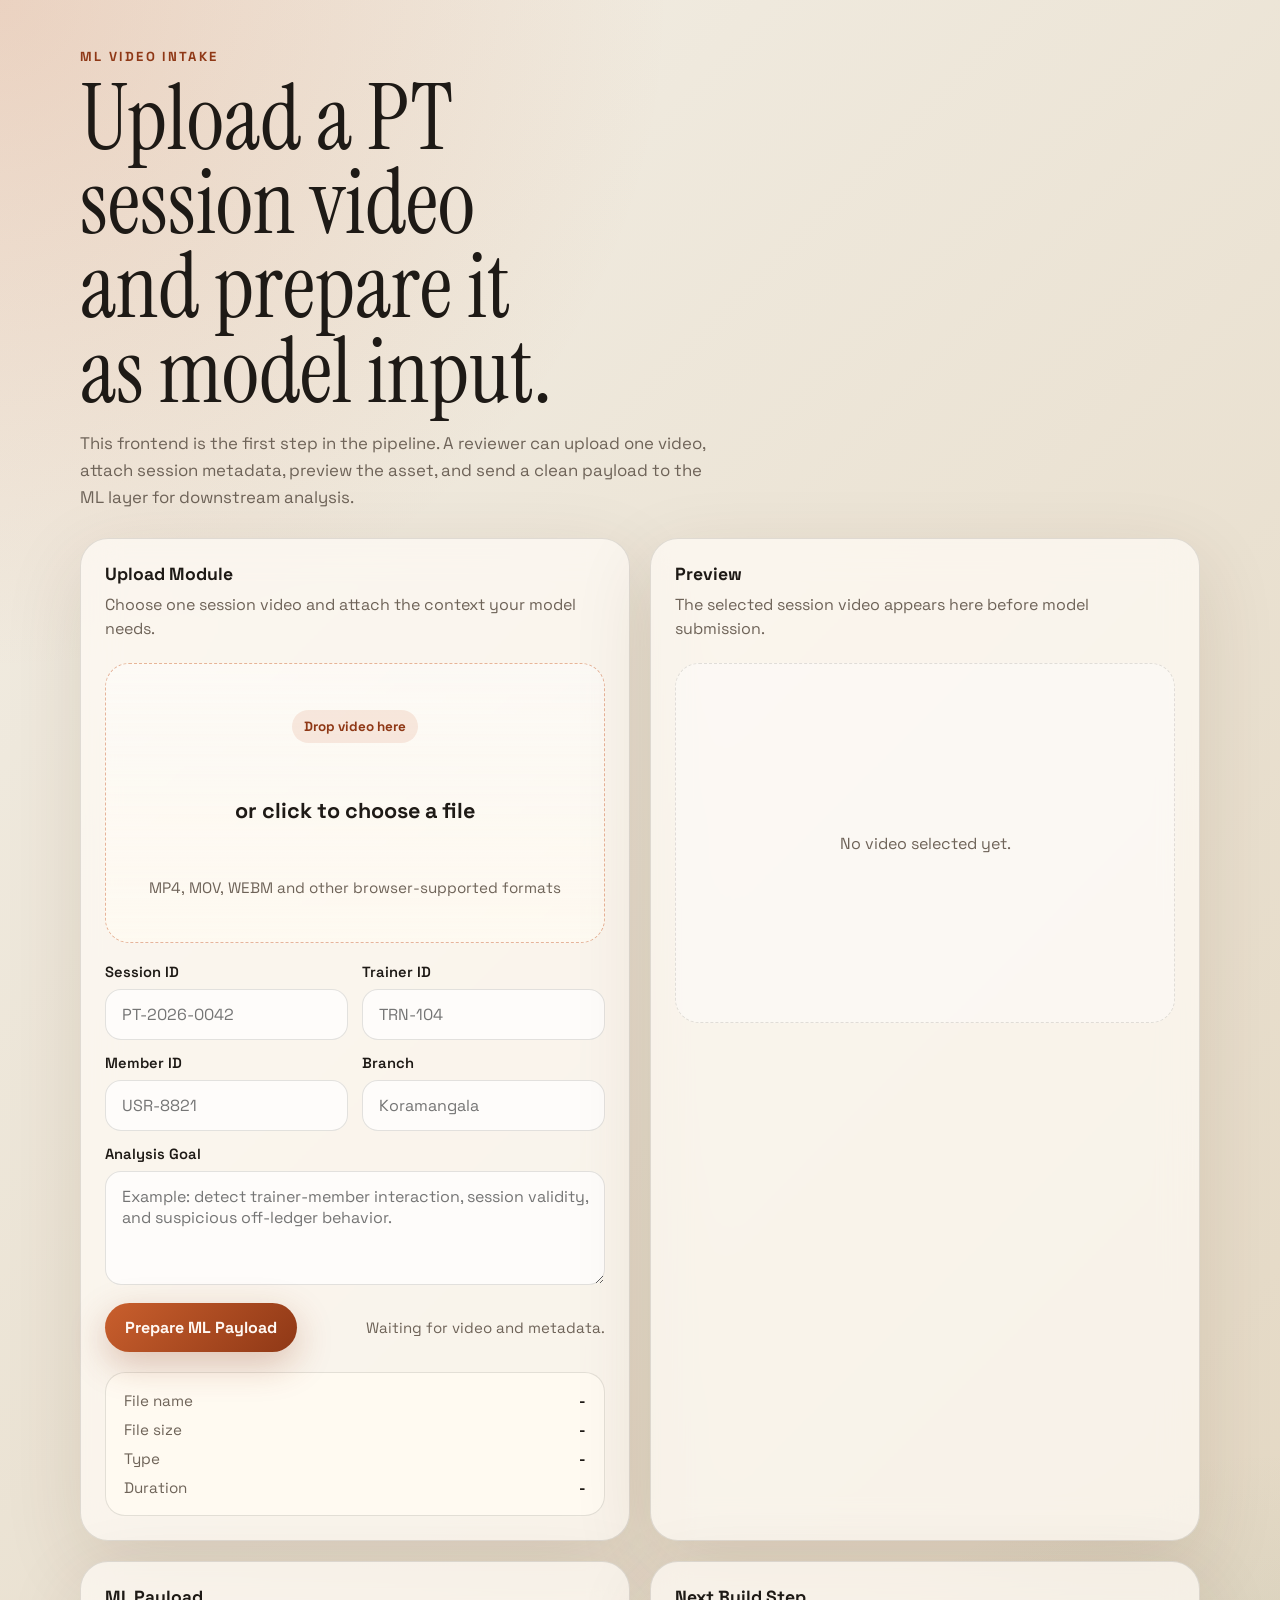
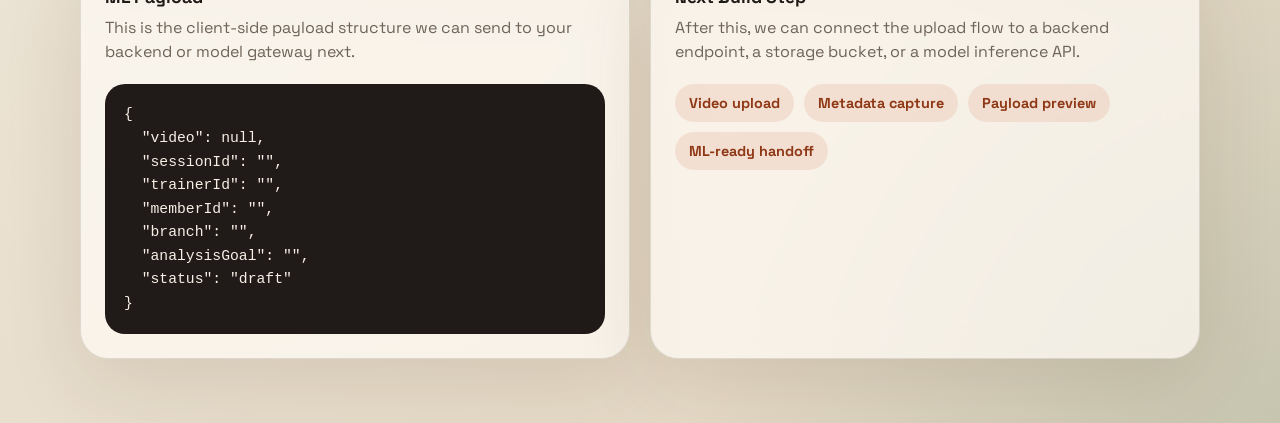
<file: index.html>
<!DOCTYPE html>
<html lang="en">
  <head>
    <meta charset="UTF-8" />
    <meta name="viewport" content="width=device-width, initial-scale=1.0" />
    <title>PT Video Intake</title>
    <link rel="preconnect" href="https://fonts.googleapis.com" />
    <link rel="preconnect" href="https://fonts.gstatic.com" crossorigin />
    <link
      href="https://fonts.googleapis.com/css2?family=Space+Grotesk:wght@400;500;700&family=Instrument+Serif:ital@0;1&display=swap"
      rel="stylesheet"
    />
    <link rel="stylesheet" href="./styles.css" />
  </head>
  <body>
    <main class="page-shell">
      <section class="hero">
        <p class="eyebrow">ML Video Intake</p>
        <h1>Upload a PT session video and prepare it as model input.</h1>
        <p class="hero-copy">
          This frontend is the first step in the pipeline. A reviewer can upload
          one video, attach session metadata, preview the asset, and send a
          clean payload to the ML layer for downstream analysis.
        </p>
      </section>

      <section class="workspace">
        <div class="upload-panel panel">
          <div class="panel-header">
            <h2>Upload Module</h2>
            <p>Choose one session video and attach the context your model needs.</p>
          </div>

          <label class="dropzone" for="video-upload" id="dropzone">
            <input
              id="video-upload"
              type="file"
              accept="video/*"
              aria-label="Upload a video"
            />
            <span class="dropzone-kicker">Drop video here</span>
            <span class="dropzone-title">or click to choose a file</span>
            <span class="dropzone-meta">MP4, MOV, WEBM and other browser-supported formats</span>
          </label>

          <form class="intake-form" id="intake-form">
            <div class="field-grid">
              <label class="field">
                <span>Session ID</span>
                <input id="session-id" name="sessionId" type="text" placeholder="PT-2026-0042" />
              </label>
              <label class="field">
                <span>Trainer ID</span>
                <input id="trainer-id" name="trainerId" type="text" placeholder="TRN-104" />
              </label>
              <label class="field">
                <span>Member ID</span>
                <input id="member-id" name="memberId" type="text" placeholder="USR-8821" />
              </label>
              <label class="field">
                <span>Branch</span>
                <input id="branch-name" name="branch" type="text" placeholder="Koramangala" />
              </label>
            </div>

            <label class="field field-wide">
              <span>Analysis Goal</span>
              <textarea
                id="analysis-goal"
                name="analysisGoal"
                rows="4"
                placeholder="Example: detect trainer-member interaction, session validity, and suspicious off-ledger behavior."
              ></textarea>
            </label>

            <div class="actions">
              <button class="primary-button" type="submit">Prepare ML Payload</button>
              <p class="status-copy" id="status-copy">Waiting for video and metadata.</p>
            </div>
          </form>

          <div class="video-meta" id="video-meta" hidden>
            <div class="meta-row">
              <span>File name</span>
              <strong id="meta-name">-</strong>
            </div>
            <div class="meta-row">
              <span>File size</span>
              <strong id="meta-size">-</strong>
            </div>
            <div class="meta-row">
              <span>Type</span>
              <strong id="meta-type">-</strong>
            </div>
            <div class="meta-row">
              <span>Duration</span>
              <strong id="meta-duration">-</strong>
            </div>
          </div>
        </div>

        <div class="preview-panel panel">
          <div class="panel-header">
            <h2>Preview</h2>
            <p>The selected session video appears here before model submission.</p>
          </div>

          <div class="empty-state" id="empty-state">
            <p>No video selected yet.</p>
          </div>

          <video id="video-preview" controls playsinline hidden></video>
        </div>
      </section>

      <section class="bottom-grid">
        <div class="notes panel">
          <div class="panel-header">
            <h2>ML Payload</h2>
            <p>
              This is the client-side payload structure we can send to your
              backend or model gateway next.
            </p>
          </div>

          <pre class="payload-preview" id="payload-preview">{
  "video": null,
  "sessionId": "",
  "trainerId": "",
  "memberId": "",
  "branch": "",
  "analysisGoal": "",
  "status": "draft"
}</pre>
        </div>

        <div class="notes panel">
          <div class="panel-header">
            <h2>Next Build Step</h2>
            <p>
              After this, we can connect the upload flow to a backend endpoint,
              a storage bucket, or a model inference API.
            </p>
          </div>

          <div class="chip-row">
            <span class="chip">Video upload</span>
            <span class="chip">Metadata capture</span>
            <span class="chip">Payload preview</span>
            <span class="chip">ML-ready handoff</span>
          </div>
        </div>
      </section>
    </main>

    <script src="./script.js"></script>
  </body>
</html>
</file>
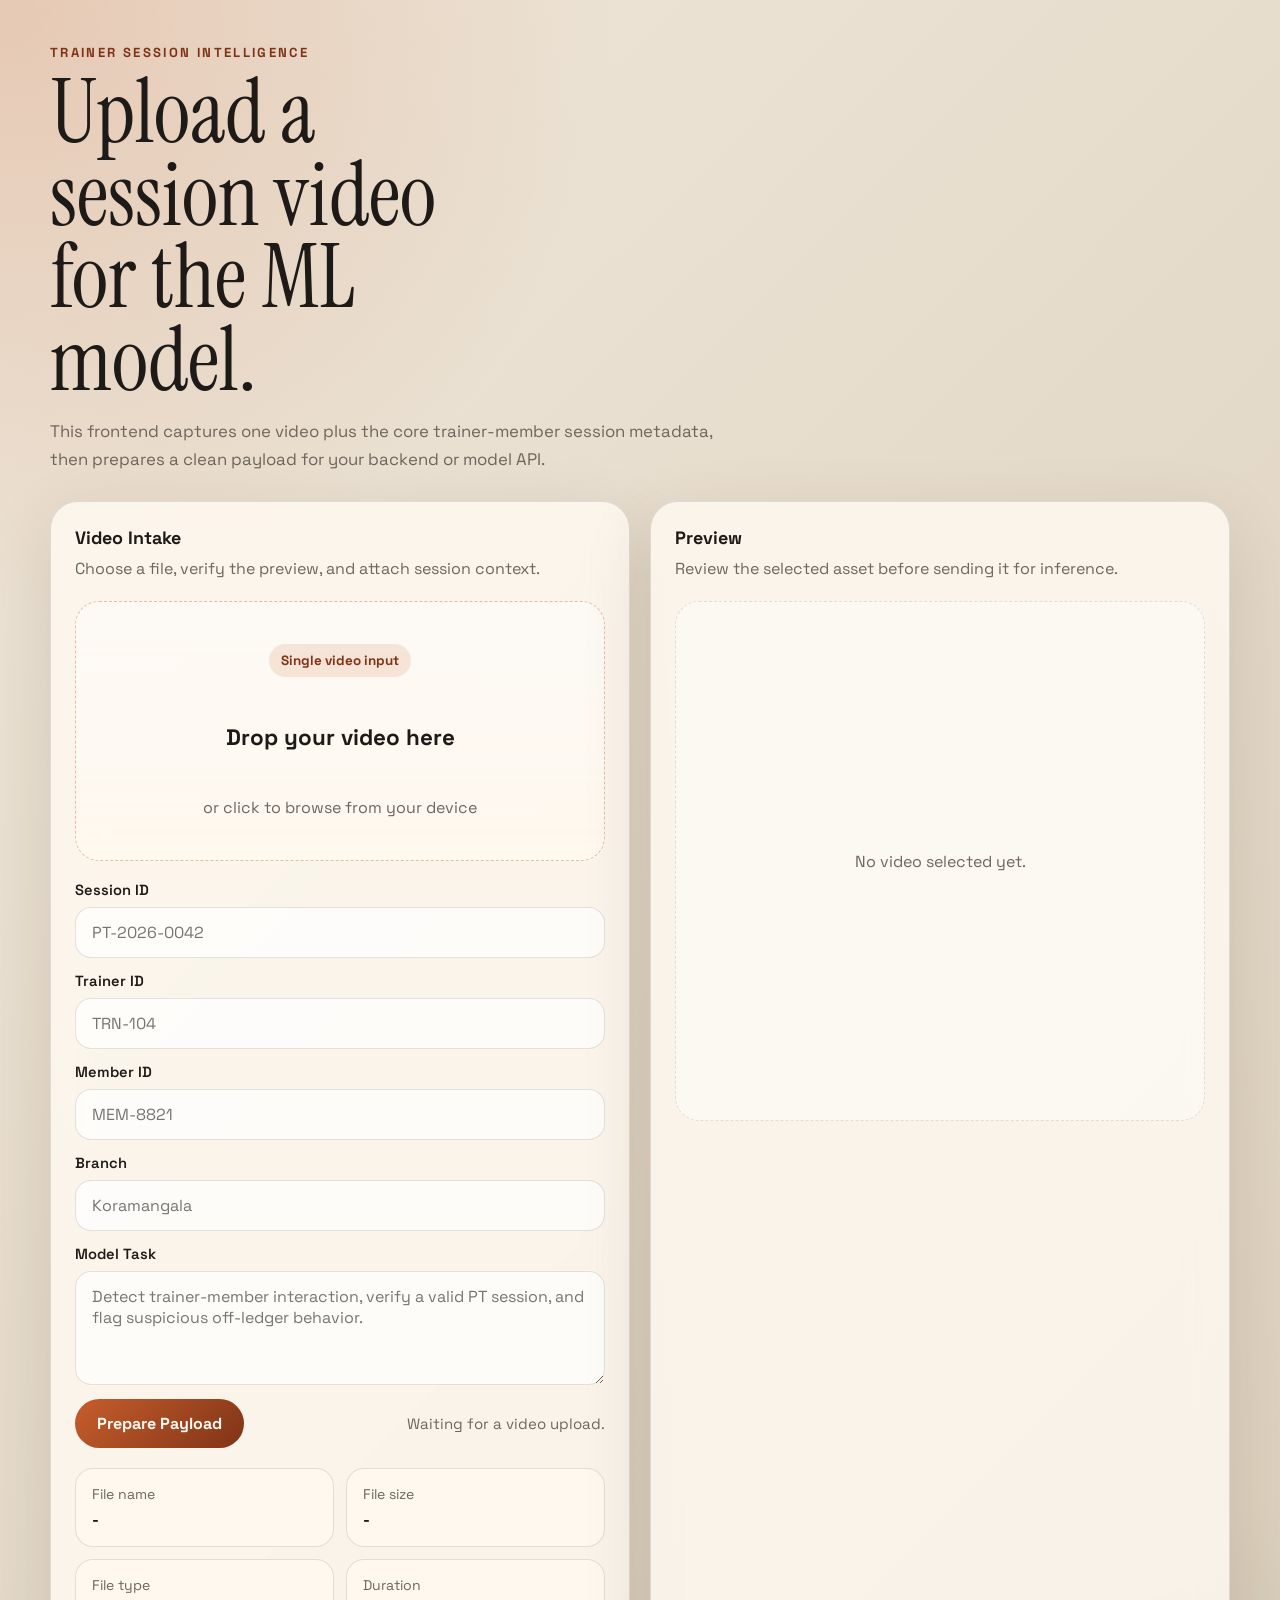
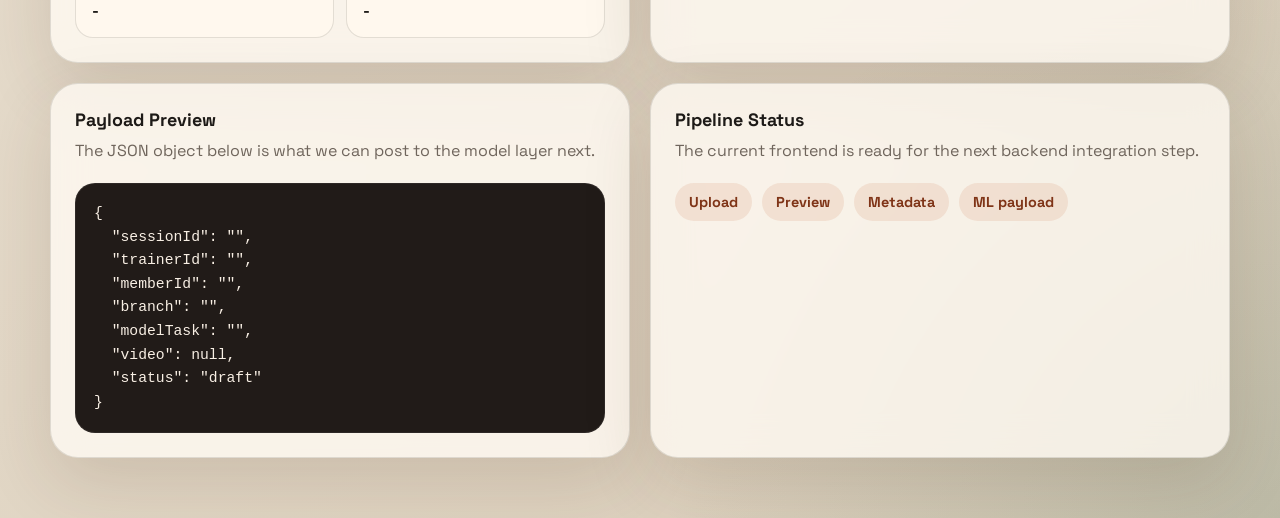
<file: public/index.html>
<!DOCTYPE html>
<html lang="en">
  <head>
    <meta charset="UTF-8" />
    <meta name="viewport" content="width=device-width, initial-scale=1.0" />
    <title>PT Video Model Intake</title>
    <link rel="preconnect" href="https://fonts.googleapis.com" />
    <link rel="preconnect" href="https://fonts.gstatic.com" crossorigin />
    <link
      href="https://fonts.googleapis.com/css2?family=Space+Grotesk:wght@400;500;700&family=Instrument+Serif:ital@0;1&display=swap"
      rel="stylesheet"
    />
    <link rel="stylesheet" href="./styles.css" />
  </head>
  <body>
    <main class="shell">
      <section class="hero">
        <p class="eyebrow">Trainer Session Intelligence</p>
        <h1>Upload a session video for the ML model.</h1>
        <p class="hero-copy">
          This frontend captures one video plus the core trainer-member session
          metadata, then prepares a clean payload for your backend or model API.
        </p>
      </section>

      <section class="layout">
        <section class="card upload-card">
          <div class="section-head">
            <h2>Video Intake</h2>
            <p>Choose a file, verify the preview, and attach session context.</p>
          </div>

          <label class="dropzone" for="video-upload" id="dropzone">
            <input id="video-upload" type="file" accept="video/*" />
            <span class="badge">Single video input</span>
            <strong>Drop your video here</strong>
            <span>or click to browse from your device</span>
          </label>

          <form id="intake-form" class="form-grid">
            <label class="field">
              <span>Session ID</span>
              <input id="session-id" type="text" placeholder="PT-2026-0042" />
            </label>
            <label class="field">
              <span>Trainer ID</span>
              <input id="trainer-id" type="text" placeholder="TRN-104" />
            </label>
            <label class="field">
              <span>Member ID</span>
              <input id="member-id" type="text" placeholder="MEM-8821" />
            </label>
            <label class="field">
              <span>Branch</span>
              <input id="branch" type="text" placeholder="Koramangala" />
            </label>
            <label class="field field-wide">
              <span>Model Task</span>
              <textarea
                id="model-task"
                rows="4"
                placeholder="Detect trainer-member interaction, verify a valid PT session, and flag suspicious off-ledger behavior."
              ></textarea>
            </label>

            <div class="actions">
              <button type="submit" class="primary-button">Prepare Payload</button>
              <p id="status-text" class="status-text">Waiting for a video upload.</p>
            </div>
          </form>

          <div class="meta-grid" id="meta-grid" hidden>
            <div class="meta-item">
              <span>File name</span>
              <strong id="file-name">-</strong>
            </div>
            <div class="meta-item">
              <span>File size</span>
              <strong id="file-size">-</strong>
            </div>
            <div class="meta-item">
              <span>File type</span>
              <strong id="file-type">-</strong>
            </div>
            <div class="meta-item">
              <span>Duration</span>
              <strong id="file-duration">-</strong>
            </div>
          </div>
        </section>

        <section class="card preview-card">
          <div class="section-head">
            <h2>Preview</h2>
            <p>Review the selected asset before sending it for inference.</p>
          </div>

          <div class="empty-preview" id="empty-preview">
            <p>No video selected yet.</p>
          </div>

          <video id="video-preview" controls playsinline hidden></video>
        </section>
      </section>

      <section class="bottom-layout">
        <section class="card">
          <div class="section-head">
            <h2>Payload Preview</h2>
            <p>The JSON object below is what we can post to the model layer next.</p>
          </div>
          <pre id="payload-preview" class="payload-preview"></pre>
        </section>

        <section class="card">
          <div class="section-head">
            <h2>Pipeline Status</h2>
            <p>The current frontend is ready for the next backend integration step.</p>
          </div>
          <div class="pill-row">
            <span class="pill">Upload</span>
            <span class="pill">Preview</span>
            <span class="pill">Metadata</span>
            <span class="pill">ML payload</span>
          </div>
        </section>
      </section>
    </main>

    <script src="./script.js"></script>
  </body>
</html>
</file>
<file: styles.css>
:root {
  --bg: #f3efe6;
  --bg-accent: #e2d5bf;
  --surface: rgba(255, 251, 245, 0.72);
  --surface-strong: #fffaf1;
  --text: #1e1a16;
  --muted: #6e6358;
  --line: rgba(30, 26, 22, 0.12);
  --accent: #c95f2d;
  --accent-deep: #8f3816;
  --shadow: 0 24px 80px rgba(73, 45, 20, 0.12);
}

* {
  box-sizing: border-box;
}

body {
  margin: 0;
  min-height: 100vh;
  font-family: "Space Grotesk", sans-serif;
  color: var(--text);
  background:
    radial-gradient(circle at top left, rgba(201, 95, 45, 0.2), transparent 28%),
    radial-gradient(circle at bottom right, rgba(57, 114, 91, 0.16), transparent 24%),
    linear-gradient(135deg, var(--bg), var(--bg-accent));
}

.page-shell {
  width: min(1120px, calc(100% - 32px));
  margin: 0 auto;
  padding: 48px 0 64px;
}

.hero {
  margin-bottom: 28px;
}

.eyebrow {
  margin: 0 0 12px;
  font-size: 0.82rem;
  font-weight: 700;
  letter-spacing: 0.18em;
  text-transform: uppercase;
  color: var(--accent-deep);
}

.hero h1 {
  max-width: 12ch;
  margin: 0;
  font-family: "Instrument Serif", serif;
  font-size: clamp(3rem, 8vw, 5.6rem);
  line-height: 0.94;
  font-weight: 400;
}

.hero-copy {
  max-width: 640px;
  margin: 16px 0 0;
  font-size: 1.05rem;
  line-height: 1.6;
  color: var(--muted);
}

.workspace {
  display: grid;
  grid-template-columns: repeat(2, minmax(0, 1fr));
  gap: 20px;
  margin-bottom: 20px;
}

.bottom-grid {
  display: grid;
  grid-template-columns: repeat(2, minmax(0, 1fr));
  gap: 20px;
}

.panel {
  backdrop-filter: blur(18px);
  background: var(--surface);
  border: 1px solid var(--line);
  border-radius: 28px;
  box-shadow: var(--shadow);
}

.upload-panel,
.preview-panel,
.notes {
  padding: 24px;
}

.panel-header h2 {
  margin: 0;
  font-size: 1.1rem;
}

.panel-header p {
  margin: 8px 0 0;
  color: var(--muted);
  line-height: 1.5;
}

.dropzone {
  display: grid;
  gap: 10px;
  place-items: center;
  min-height: 280px;
  margin-top: 22px;
  padding: 24px;
  text-align: center;
  border: 1.5px dashed rgba(201, 95, 45, 0.45);
  border-radius: 24px;
  background:
    linear-gradient(180deg, rgba(255, 255, 255, 0.42), rgba(255, 250, 241, 0.8));
  cursor: pointer;
  transition: transform 180ms ease, border-color 180ms ease, background 180ms ease;
}

.dropzone:hover,
.dropzone.is-dragging {
  transform: translateY(-2px);
  border-color: var(--accent);
  background:
    linear-gradient(180deg, rgba(255, 255, 255, 0.68), rgba(255, 243, 229, 0.92));
}

.dropzone input {
  display: none;
}

.dropzone-kicker {
  padding: 8px 12px;
  border-radius: 999px;
  background: rgba(201, 95, 45, 0.12);
  color: var(--accent-deep);
  font-size: 0.84rem;
  font-weight: 700;
}

.dropzone-title {
  font-size: 1.35rem;
  font-weight: 700;
}

.dropzone-meta {
  color: var(--muted);
  font-size: 0.95rem;
}

.video-meta {
  display: grid;
  gap: 10px;
  margin-top: 20px;
  padding: 18px;
  border-radius: 20px;
  background: var(--surface-strong);
  border: 1px solid var(--line);
}

.meta-row {
  display: flex;
  align-items: center;
  justify-content: space-between;
  gap: 16px;
  font-size: 0.95rem;
}

.meta-row span {
  color: var(--muted);
}

.intake-form {
  margin-top: 20px;
}

.field-grid {
  display: grid;
  grid-template-columns: repeat(2, minmax(0, 1fr));
  gap: 14px;
}

.field {
  display: grid;
  gap: 8px;
}

.field span {
  font-size: 0.92rem;
  font-weight: 600;
}

.field input,
.field textarea {
  width: 100%;
  border: 1px solid var(--line);
  border-radius: 16px;
  padding: 14px 16px;
  font: inherit;
  color: var(--text);
  background: rgba(255, 255, 255, 0.72);
}

.field input:focus,
.field textarea:focus {
  outline: 2px solid rgba(201, 95, 45, 0.2);
  border-color: var(--accent);
}

.field-wide {
  margin-top: 14px;
}

.field textarea {
  resize: vertical;
  min-height: 112px;
}

.actions {
  display: flex;
  align-items: center;
  justify-content: space-between;
  gap: 16px;
  margin-top: 18px;
}

.primary-button {
  border: 0;
  border-radius: 999px;
  padding: 14px 20px;
  font: inherit;
  font-weight: 700;
  color: #fff8f3;
  background: linear-gradient(135deg, var(--accent), var(--accent-deep));
  cursor: pointer;
  box-shadow: 0 12px 36px rgba(143, 56, 22, 0.28);
}

.primary-button:hover {
  transform: translateY(-1px);
}

.status-copy {
  margin: 0;
  color: var(--muted);
  font-size: 0.94rem;
}

.empty-state {
  display: grid;
  place-items: center;
  min-height: 360px;
  margin-top: 22px;
  border-radius: 24px;
  border: 1px dashed var(--line);
  background: rgba(255, 255, 255, 0.36);
  color: var(--muted);
}

#video-preview {
  width: 100%;
  margin-top: 22px;
  border-radius: 24px;
  background: #000;
}

.payload-preview {
  overflow: auto;
  margin: 20px 0 0;
  padding: 18px;
  border-radius: 20px;
  border: 1px solid var(--line);
  background: #201a18;
  color: #f6efe6;
  font-size: 0.92rem;
  line-height: 1.6;
}

.chip-row {
  display: flex;
  flex-wrap: wrap;
  gap: 10px;
  margin-top: 20px;
}

.chip {
  display: inline-flex;
  align-items: center;
  padding: 10px 14px;
  border-radius: 999px;
  background: rgba(201, 95, 45, 0.12);
  color: var(--accent-deep);
  font-size: 0.9rem;
  font-weight: 700;
}

@media (max-width: 860px) {
  .workspace,
  .bottom-grid {
    grid-template-columns: 1fr;
  }

  .hero h1 {
    max-width: none;
  }

  .field-grid {
    grid-template-columns: 1fr;
  }

  .actions {
    flex-direction: column;
    align-items: flex-start;
  }
}
</file>
<file: public/styles.css>
:root {
  --bg: #efe7da;
  --bg-2: #d9ccb8;
  --panel: rgba(255, 250, 243, 0.8);
  --panel-strong: #fff8ee;
  --text: #1d1a17;
  --muted: #6f655c;
  --line: rgba(29, 26, 23, 0.12);
  --accent: #c75d2c;
  --accent-dark: #7f3417;
  --shadow: 0 24px 70px rgba(74, 42, 19, 0.14);
}

* {
  box-sizing: border-box;
}

body {
  margin: 0;
  min-height: 100vh;
  font-family: "Space Grotesk", sans-serif;
  color: var(--text);
  background:
    radial-gradient(circle at top left, rgba(199, 93, 44, 0.22), transparent 25%),
    radial-gradient(circle at bottom right, rgba(56, 101, 81, 0.18), transparent 25%),
    linear-gradient(135deg, var(--bg), var(--bg-2));
}

.shell {
  width: min(1180px, calc(100% - 32px));
  margin: 0 auto;
  padding: 44px 0 60px;
}

.hero {
  margin-bottom: 28px;
}

.eyebrow {
  margin: 0 0 10px;
  font-size: 0.82rem;
  font-weight: 700;
  letter-spacing: 0.18em;
  text-transform: uppercase;
  color: var(--accent-dark);
}

.hero h1 {
  margin: 0;
  max-width: 12ch;
  font-family: "Instrument Serif", serif;
  font-size: clamp(3rem, 7vw, 5.5rem);
  line-height: 0.94;
  font-weight: 400;
}

.hero-copy {
  max-width: 680px;
  margin: 16px 0 0;
  color: var(--muted);
  line-height: 1.65;
  font-size: 1.05rem;
}

.layout,
.bottom-layout {
  display: grid;
  grid-template-columns: repeat(2, minmax(0, 1fr));
  gap: 20px;
}

.bottom-layout {
  margin-top: 20px;
}

.card {
  padding: 24px;
  border: 1px solid var(--line);
  border-radius: 28px;
  background: var(--panel);
  backdrop-filter: blur(18px);
  box-shadow: var(--shadow);
}

.section-head h2 {
  margin: 0;
  font-size: 1.12rem;
}

.section-head p {
  margin: 8px 0 0;
  color: var(--muted);
  line-height: 1.5;
}

.dropzone {
  display: grid;
  gap: 10px;
  place-items: center;
  min-height: 260px;
  margin-top: 20px;
  padding: 24px;
  text-align: center;
  border: 1.5px dashed rgba(199, 93, 44, 0.4);
  border-radius: 24px;
  background: linear-gradient(180deg, rgba(255, 255, 255, 0.48), rgba(255, 248, 238, 0.9));
  cursor: pointer;
  transition: transform 180ms ease, border-color 180ms ease;
}

.dropzone:hover,
.dropzone.is-dragging {
  transform: translateY(-2px);
  border-color: var(--accent);
}

.dropzone input {
  display: none;
}

.badge {
  padding: 8px 12px;
  border-radius: 999px;
  background: rgba(199, 93, 44, 0.14);
  color: var(--accent-dark);
  font-size: 0.84rem;
  font-weight: 700;
}

.dropzone strong {
  font-size: 1.4rem;
}

.dropzone span:last-child {
  color: var(--muted);
}

.form-grid {
  margin-top: 20px;
}

.field {
  display: grid;
  gap: 8px;
  margin-bottom: 14px;
}

.field span {
  font-size: 0.92rem;
  font-weight: 600;
}

.field input,
.field textarea {
  width: 100%;
  padding: 14px 16px;
  border: 1px solid var(--line);
  border-radius: 16px;
  background: rgba(255, 255, 255, 0.72);
  color: var(--text);
  font: inherit;
}

.field input:focus,
.field textarea:focus {
  outline: 2px solid rgba(199, 93, 44, 0.18);
  border-color: var(--accent);
}

.field textarea {
  resize: vertical;
  min-height: 110px;
}

.actions {
  display: flex;
  align-items: center;
  justify-content: space-between;
  gap: 16px;
  margin-top: 10px;
}

.primary-button {
  border: 0;
  border-radius: 999px;
  padding: 14px 22px;
  background: linear-gradient(135deg, var(--accent), var(--accent-dark));
  color: #fffaf3;
  font: inherit;
  font-weight: 700;
  cursor: pointer;
}

.status-text {
  margin: 0;
  color: var(--muted);
  font-size: 0.94rem;
}

.meta-grid {
  display: grid;
  grid-template-columns: repeat(2, minmax(0, 1fr));
  gap: 12px;
  margin-top: 20px;
}

.meta-item {
  padding: 16px;
  border-radius: 18px;
  background: var(--panel-strong);
  border: 1px solid var(--line);
}

.meta-item span {
  display: block;
  color: var(--muted);
  font-size: 0.88rem;
  margin-bottom: 6px;
}

.empty-preview {
  display: grid;
  place-items: center;
  min-height: 520px;
  margin-top: 20px;
  border-radius: 24px;
  border: 1px dashed var(--line);
  background: rgba(255, 255, 255, 0.38);
  color: var(--muted);
}

#video-preview {
  width: 100%;
  margin-top: 20px;
  border-radius: 24px;
  background: #000;
}

.payload-preview {
  overflow: auto;
  margin: 20px 0 0;
  padding: 18px;
  border-radius: 20px;
  background: #211b18;
  color: #f8efe4;
  border: 1px solid rgba(255, 255, 255, 0.06);
  font-size: 0.92rem;
  line-height: 1.6;
}

.pill-row {
  display: flex;
  flex-wrap: wrap;
  gap: 10px;
  margin-top: 20px;
}

.pill {
  padding: 10px 14px;
  border-radius: 999px;
  background: rgba(199, 93, 44, 0.12);
  color: var(--accent-dark);
  font-size: 0.9rem;
  font-weight: 700;
}

@media (max-width: 900px) {
  .layout,
  .bottom-layout,
  .meta-grid {
    grid-template-columns: 1fr;
  }

  .hero h1 {
    max-width: none;
  }

  .actions {
    flex-direction: column;
    align-items: flex-start;
  }

  .empty-preview {
    min-height: 280px;
  }
}
</file>
